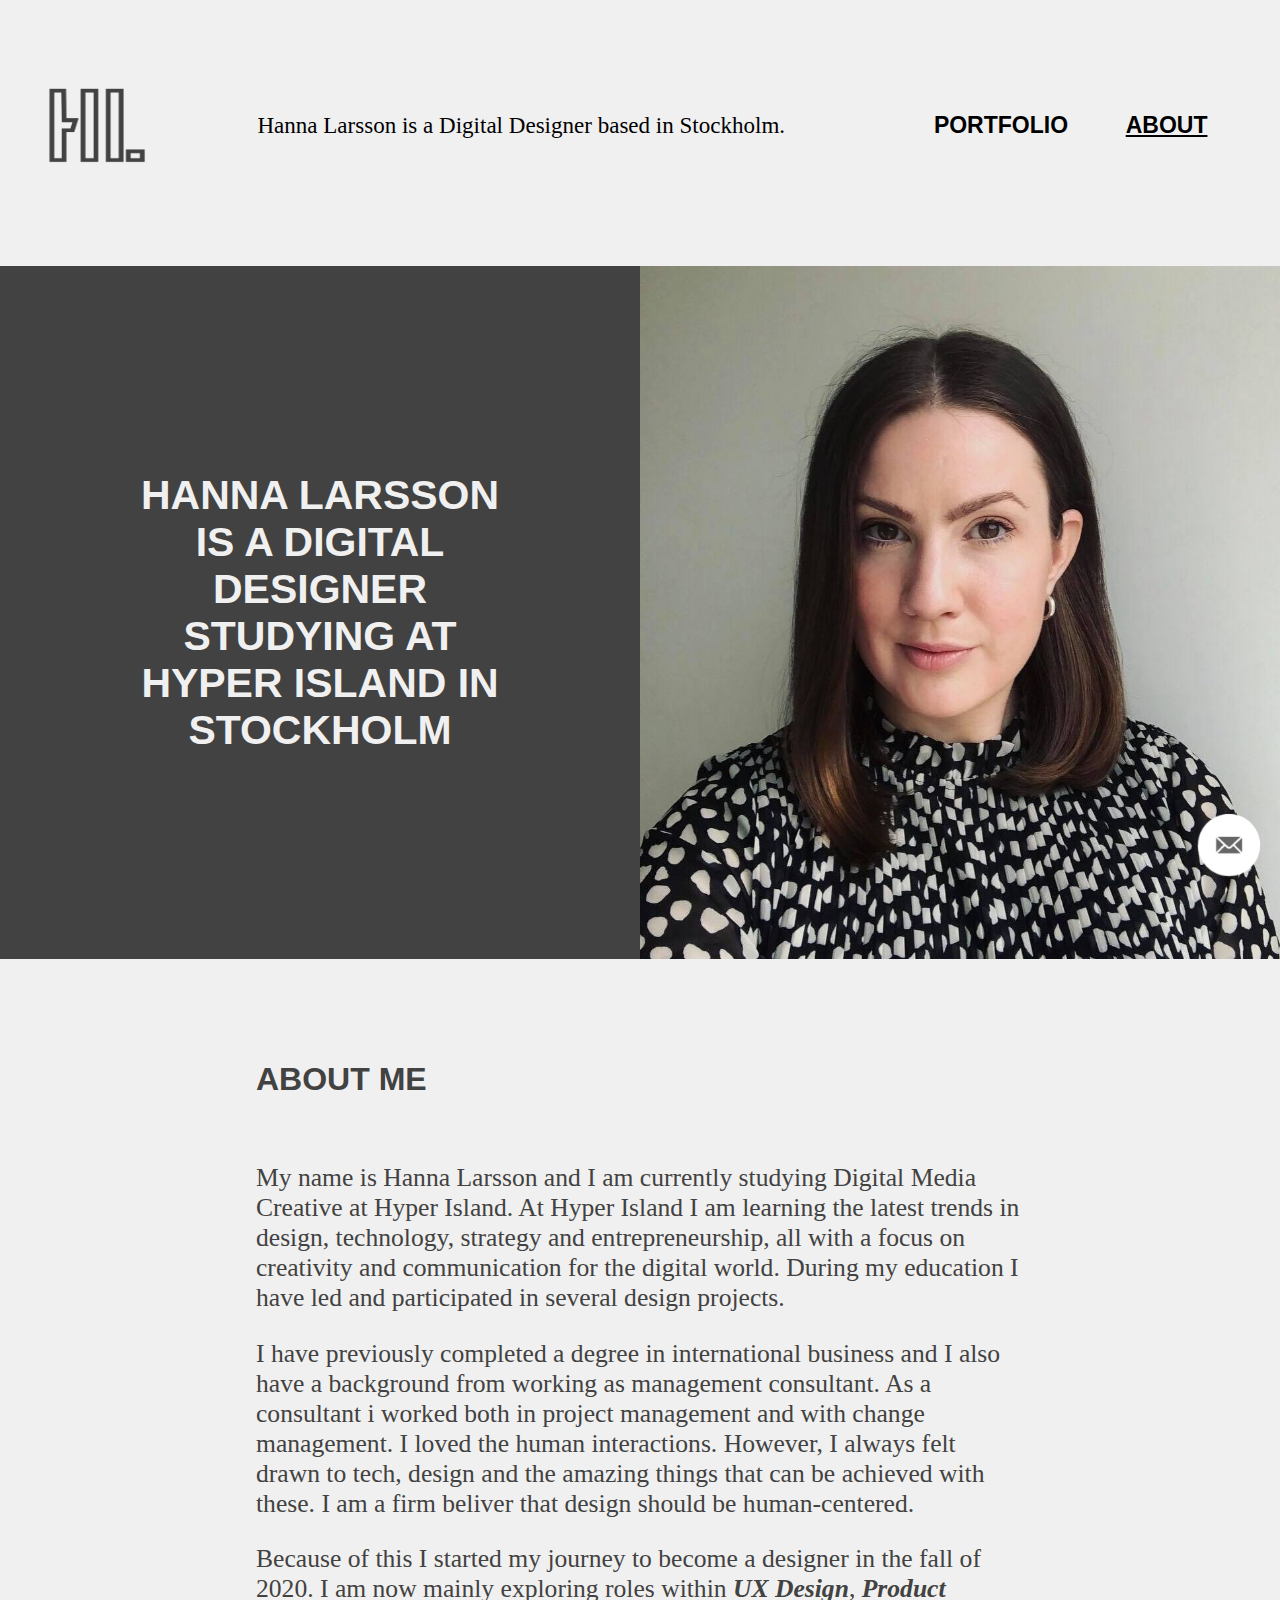
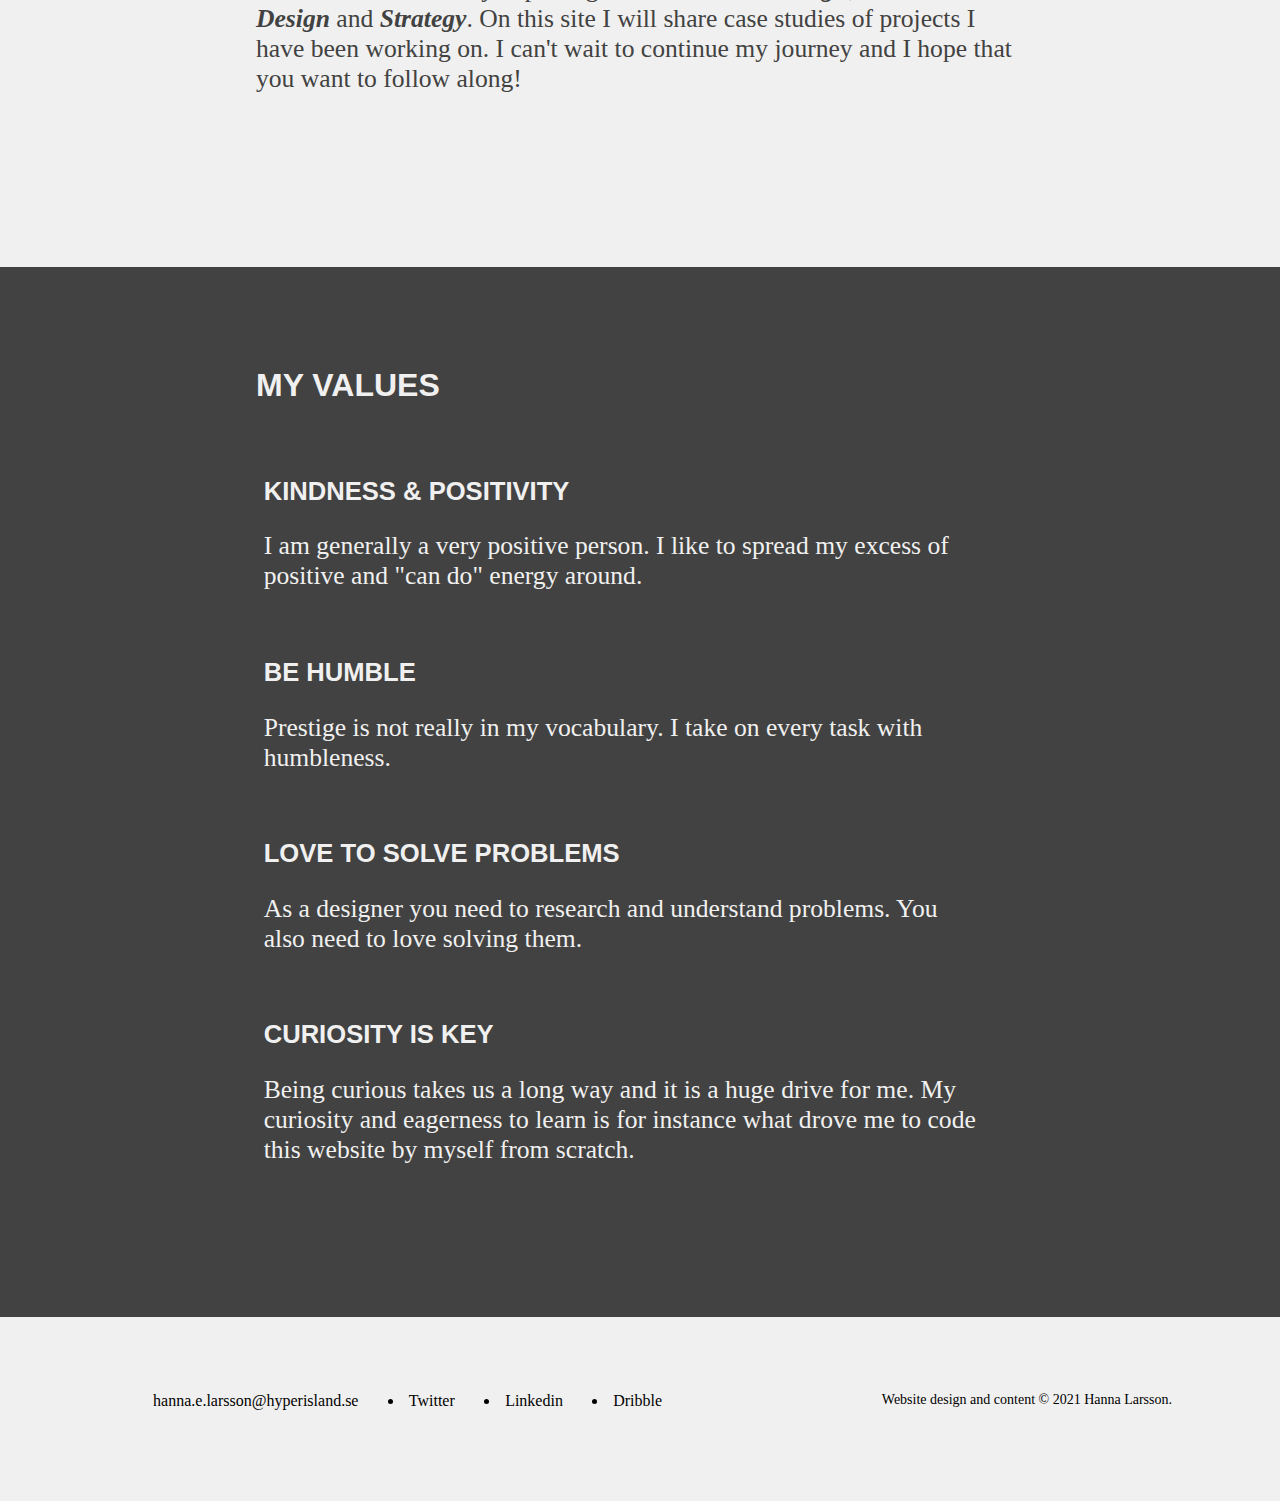
<file: about.html>
<!DOCTYPE html>
<html>
  <!--here goes the meta data -->
  <head>
    <title>About Hanna Larsson</title>
    <meta charset="utf-8" />
    <link rel="stylesheet" href="about.css" />
    <meta name="viewport" content="width=device-width, initial-scale=1" />
    <link rel="shortcut icon" href="project_pictures/icon.png" type="image/x-icon" />
  </head>
  <!--Here goes all of the content of the page -->


<!-- Email bubble -->
<main>
  <nav class="email-float">
    <a class="mail-link" href="mailto:hanna.e.larsson@hyperisland.se"
    ><img class="email-size" src="project_pictures/Group 305.png"></a>
  </nav>
</main>
 <!-- End of email bubble -->

  <!-- Header of the page  -->
  <body>
    <header>
      <div class="logo-wrapper">
        <a class="logo" id="logo" href="index.html"
          ><img class="logo-img" src="project_pictures/logo-HL-thicker.png" alt="Hanna Larsson logo" />
        </a>
        <h1>Hanna Larsson is a Digital Designer based in Stockholm.</h1>
        <ul class="menu-list">
          <li class="menu-portfolio">
            <a href="index.html">Portfolio</a>
          </li>
          <li class="menu-about"><a href="#">About</a></li>
        </ul>
      </div>
    </header>
    <!-- End of the header  -->

    <!-- The 1st section  -->
    <div class="img-box">
      <h1 class="text-left">
        Hanna Larsson is a Digital Designer studying at Hyper Island in Stockholm
      </h1>
      <img class="img-1" src="project_pictures/Hanna-crop.jpg" alt="Picture of Hanna Larsson">
    </div>

    <!-- 2nd section  -->
    <div class="description-3">
      <div class="text-width">
        <h2 class="project-head-10">About me</h2>
        <p>
         My name is Hanna Larsson and I am currently studying Digital Media Creative at Hyper Island. At Hyper Island I am learning the latest trends in design, technology, strategy and entrepreneurship, all with a focus on creativity and communication for the digital world. During my education I have led and participated in several design projects. 
        </p>
        <p>
          I have previously completed a degree in international business and I also have a background from working as management consultant. As a consultant i worked both in project management and with change management. I loved the human interactions. However, I always felt drawn to tech, design and the amazing things that can be achieved with these. I am a firm beliver that design should be human-centered.
        </p>
        <p>
          Because of this I started my journey to become a designer in the fall of 2020. I am now mainly exploring roles within <b><i>UX Design</i></b>, <b><i>Product Design</i></b>  and <b><i>Strategy</i></b>. On this site I will share case studies of projects I have been working on. I can't wait to continue my journey and I hope that you want to follow along! 
        </p>
        <!-- <p class="disclaimer">
          Aenean lacinia bibendum nulla sed consectetur. Aenean eu leo quam.
          Pellentesque ornare sem lacinia quam venenatis vestibulum. Nulla vitae
          elit libero, a pharetra augue.
        </p> -->
      </div>
    </div>


    <!-- 3rd section (picture horizontal)  -->

      <!-- <img class="img-horizontal" src="about-hanna.png" alt="Pictures of Hanna's largest interests in her free-time" /> -->

    <!-- 4th section  -->
    <div class="description-4">
      <div class="text-width">
        <h2 class="project-head-4">My values</h2>
        <ul class="list-about">
          <li><h3 class="heading-list">Kindness & Positivity</h3>
            <p>I am generally a very positive person. I like to spread my excess of positive and "can do" energy around.</li></p>
            <li><h3 class="heading-list">Be humble</h3>
              <p>Prestige is not really in my vocabulary. I take on every task with humbleness.</li></p>
              <li><h3 class="heading-list">Love to solve problems</h3>
                <p>As a designer you need to research and understand problems. You also need to love solving them.</li></p>
                <!-- <li><h3 class="heading-list">Give it your all</h3>
                  <p>I do everything with my whole heart.</li></p> -->
                  <li><h3 class="heading-list">Curiosity is key</h3>
                    <p>Being curious takes us a long way and it is a huge drive for me. My curiosity and eagerness to learn is for instance what drove me to code this website by myself from scratch.</li></p>
                    <!-- <li><h3 class="heading-list">Never stop learning</h3>
                      <p>Everyone who knows me knows that I love learning new things.</li></p> -->
        </ul>
      </div>
    </div>



    

   <!-- The footer (for information and contact)  -->
   <footer> 
    <div class="container-footer">
      <ul class="footer-list">
        <li class="mail">
          <a class="mail-link" href="mailto:hanna.e.larsson@hyperisland.se"
            >hanna.e.larsson@hyperisland.se</a>
        </li>
        <li><a href="https://twitter.com/hannaericaa">Twitter</a></li>
        <li>
          <a href="https://www.linkedin.com/in/hanna-larsson-hi/">Linkedin</a>
        </li>
        <li><a href="https://dribbble.com/HannaEricaa">Dribble</a></li>
      </ul> 
      <p>
        <a href="mailto:hanna.e.larsson@hyperisland.se" class="link-footer">
          Website design and content © 2021 Hanna Larsson.</a>
      </p>
    </div>
  </footer>
</body>
</html>
</file>
<file: about.css>
* {
  box-sizing: border-box;
  margin-top: 0;  
}

/* Email icon floating on page */

.email-float {
  z-index: 100;
  position: fixed;
  bottom:0;
  right:0;
}

.email-size {
width: 8vw;
padding: 20px;
margin-top: 150%; 
}

@media all and (max-width: 740px) {
  .email-size {
    width: 80px;
  }
} 

@media all and (max-width: 480px) {
  .email-size {
    width: 60px;
  }
} 

/* body for the website  */

body {
  margin: 0;
  font-family: Arial, Helvetica, sans-serif;
  background-color: rgb(241, 240, 240);
}

::selection {
  background-color: rgb(240, 113, 103); 
  /* background-color: red;  */
  color: white; 
}

/* Header of the website */

/* The container for the element sin the header */

.logo-wrapper {
  display: flex;
  flex-wrap: wrap;
  align-items: center;
  justify-content: space-evenly;
  padding-top: 3em;
  padding-bottom: 3em;
}

@media all and (max-width: 1100px) {
  .logo-wrapper {
    flex-direction: column;
  }
}

/* The picture for the logo */

.logo-img {
  width: 110px;
  height: 100px;
  display: block;
  padding-bottom: 15px;
}

@media all and (max-width: 1100px) {
  .logo-img {
    margin-left: 30px;
  }
}

/* The h1 of the header "Hanna Larsson is an aspiring UX Designer based in Stockholm."*/

h1 {
  font-family: "EB Garamond", serif;
  font-size: 1.8vw;
  font-weight: 50;
  padding: 5%;
}

@media all and (max-width: 1100px) {
  h1 {
    font-size: 22px;
    padding-top: 35px;
  }
}

@media all and (max-width: 790px) {
  h1 {
    font-size: 18px;
    padding-top: 35px;
  }
}

/* Menu */

/* The ul element used to build the menu, container for the list items in the menu */

.menu-list {
  display: flex;
  list-style: none;
}

/* Menu text "Portfolio", list item */

.menu-portfolio {
  font-weight: bold;
  font-family: "Roboto", sans-serif;
  font-size: 23px;
  text-transform: uppercase;
}

@media all and (max-width: 768px) {
  .menu-portfolio {
   font-size: 20px;  
  }
} 

/* Menu text "About", lisst item */

.menu-about {
  font-weight: bold;
  margin-left: 0.5em;
  font-family: "Roboto", sans-serif;
  font-size: 23px;
  text-transform: uppercase;
  text-decoration: underline;
}


@media all and (max-width: 768px) {
  .menu-about {
    font-size: 20px;  
  }
} 

.menu-about:hover {
  text-decoration: underline;
  text-transform: uppercase;
}


/* The first section */

.img-box {
  display: flex;
  justify-content: space-between;
  align-items: center;
  background-color: rgb(65, 66, 65);
  color: rgb(241, 240, 240);
}

.img-box { 
  animation: fadeInAnimation ease 1s; 
  animation-iteration-count: 1; 
  animation-fill-mode: forwards; 
} 

@keyframes fadeInAnimation { 
  0% { 
      opacity: 0; 
          padding-top: 10%
    
  } 
  100% { 
      opacity: 1; 

  } 
} 


@media all and (max-width: 1100px) {
  .img-box {
    flex-direction: column;
    align-items: center;
  }
}

.img-1 {
  width: 50vw;
}

@media all and (max-width: 1100px) {
  .img-1 {
    align-self: space-around;
    margin-bottom: 8%;
  }
}

.text-left {
  font-weight: bold;
  font-family: "Roboto", sans-serif;
  font-size: 3.2vw;
  text-transform: uppercase;
  text-align: center;
  margin: 5%;
}


/* The second section of the page  */

.text-width-3 {
  padding-top: 3%;
  padding-left: 20vw;
  padding-right: 20vw;
}

/* The container of the text  */

.description-3 {
  height: 66vw;
  color: rgb(65, 66, 65);
  background-color: rgb(241, 240, 240);
  width: 100%;
  margin: 0;
  margin-top: 5%;
}


.project-head-3 {
  font-family: "Roboto", sans-serif;
  font-size: 30px;
  text-transform: uppercase;
  font-weight: bold;
  padding: 0;
  padding-bottom: 5%;
}

@media all and (max-width: 1100px) {
  .project-head-3 {
    font-size: 20px;
    padding: 0;
    padding-bottom: 5%;
  }
}

@media all and (max-width: 790px) {
  .project-head-3 {
    font-size: 15px;
    margin: 0;
    padding: 0;
    padding-bottom: 5%;
  }
}

@media all and (max-width: 400px) {
  .project-head-3 {
    font-size: 12px;
    margin: 0;
    padding: 0;
    padding-bottom: 5%;
  }
}


/* The main text in the first section - decides the font-size and font-family of the "main text"  */

p {
  font-family: "EB Garamond", serif;
  font-size: 2vw;
}


@media all and (max-width: 768px) {
  p {
    font-size: 2vw;
  }
}


@media all and (max-width: 480px) {
  p {
    font-size: 2vw;
  }
}

/* The project header, The project main header  */

.project-head {
  font-family: "Roboto", sans-serif;
  font-size: 2.5vw; 
  text-transform: uppercase;
  font-weight: bold;
}

@media all and (max-width: 1100px) {
  .project-head {
    font-size: 2.5vw;
  }
}

@media all and (max-width: 790px) {
  .project-head {
    font-size: 2.5vw;
    margin: 0;
  }
}

/* The smaller text in the bottom of the first section  */

.disclaimer {
  font-style: italic;
  font-size: 1.2vw;
  color: grey;
}

/* The width of the child div to the .description - decides the width of the text for example */

.text-width {
  padding-top: 3%;
  padding-left: 20vw;
  padding-right: 20vw;
}

/* The third section */

/* The picture of the second section - decides the size of the image in width and height (how much space the image should take in the div)  */

.img-horizontal {
  width: 100%;
  height: 55vw;
}

@media all and (max-width: 1024px) {
  .img-horizontal {
    height: 55vw;
  }
}

@media all and (max-width: 768px) {
  .img-horizontal {
    height: 55vw;
  }
}

@media all and (max-width: 480px) {
  .img-horizontal {
    height: 55vw;
  }
}


.img-container {
  background-color: white;
}

/* The fourth section of the page  */

.text-width-3 {
  padding-top: 3%;
  padding-left: 20vw;
  padding-right: 20vw;
}

/* The container of the text  */

.description-4 {
  height: 82vw;
  background-color: rgb(65, 66, 65);
  color: rgb(241, 240, 240);
  width: 100%;  
}

/* @media all and (max-width: 480px) {
  .description-5 {
    height: 136vw;
  }
} */



li {
padding: 1%;   
}

.project-head-4 {
  font-family: "Roboto", sans-serif;
  font-size: 2.5vw;
  text-transform: uppercase;
  font-weight: bold;
  padding: 0;
  padding-bottom: 5%;
  margin-top: 8%; 
}

.project-head-10 {
  font-family: "Roboto", sans-serif;
  font-size: 2.5vw;
  text-transform: uppercase;
  font-weight: bold;
  padding: 0;
  padding-bottom: 5%;
}


/* The font-family of the list (ul element)  */
.list-about {
  font-family: "EB Garamond", serif;
  font-size: 2vw;
  list-style: none; 
  padding: 0;
}

/* The width of the child div to the .description - decides the width of the text for example */

.text-width {
  padding-top: 3%;
  padding-left: 20vw;
  padding-right: 20vw;
}


.heading-list {
margin-right: 3%;  
text-transform: uppercase; 
font-family: "Roboto", sans-serif;
font-size: 2vw;
}


/* Footer of the webpage  */

.container-footer {
  display: flex;
  flex-wrap: nowrap;
  justify-content: space-around;
  align-items: center;
  padding-top: 4em;
  padding-bottom: 4em;
}

@media all and (max-width: 1100px) {
  .container-footer {
    flex-direction: column;
  }
}

.footer-list {
  display: flex;
  text-decoration: none;
  color: black;
  font-family: "EB Garamond", serif;
  font-size: 16px;
}

@media all and (max-width: 480px) {
  .footer-list {
    font-size: 7px;
    margin: 0;
    margin-bottom: 6%;
  }
}

.link-footer {
  text-decoration: none;
  color: black;
  font-size: 14px;
  font-family: "EB Garamond", serif;
}

@media all and (max-width: 480px) {
  .link-footer {
    font-size: 6px;
  }
}

li {
  margin-right: 40px;
}

@media all and (max-width: 480px) {
li {
    font-size: 7px;
    margin-right: 20px; 
  }
}

.mail {
  list-style: none;
  text-decoration: none;
}

.mail-link {
  text-decoration: none;
  color: black;
}

a {
  text-decoration: none;
  color: black;
}
</file>
